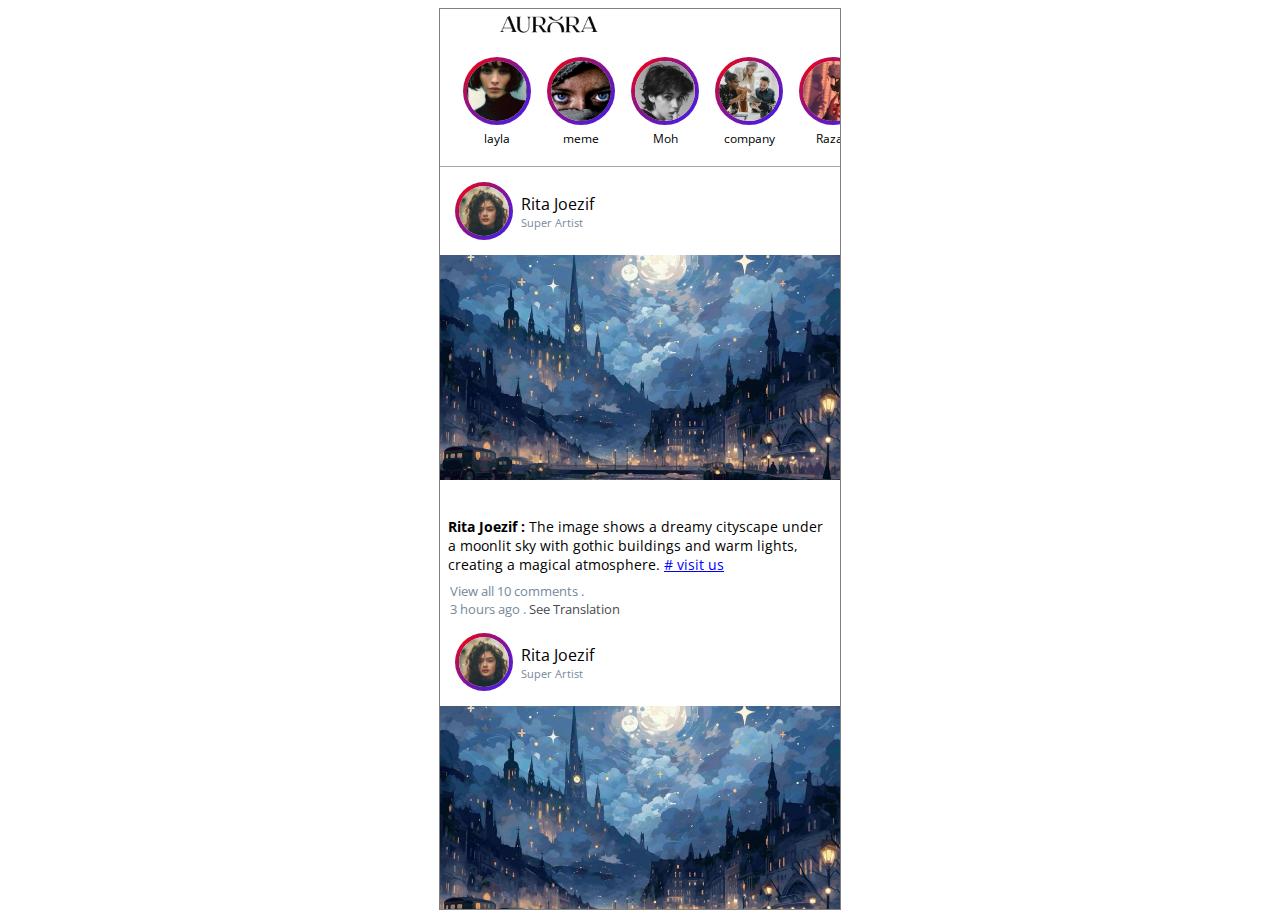
<file: index.html>
<!DOCTYPE html>
<html lang="en">

<head>
    <meta charset="UTF-8">
    <meta name="viewport" content="width=device-width, initial-scale=1.0">
    <title>Document</title>
    <link rel="stylesheet" href="style.css">
    <link rel="stylesheet" href="https://cdnjs.cloudflare.com/ajax/libs/font-awesome/6.6.0/css/all.min.css"
        integrity="sha512-Kc323vGBEqzTmouAECnVceyQqyqdsSiqLQISBL29aUW4U/M7pSPA/gEUZQqv1cwx4OnYxTxve5UMg5GT6L4JJg=="
        crossorigin="anonymous" referrerpolicy="no-referrer" />
</head>

<body>
    <div class="container">
        <nav>
            <img src="images/logo.png" alt="" height="30px">

            <ul class="right">
                <li><i class="fa-regular fa-square-plus"></i></li>
                <li><i class="fa-regular fa-heart"></i></li>
                <li><i class="fa-regular fa-paper-plane"></i></li>
            </ul>
        </nav>

        <section class="scroll">
            <div class="story">
                <img src="images/1.jpg" alt="" width="60px" height="60px">
                <p class="persoName">layla</p>
            </div>

            <div class="story">
                <img src="images/2.jpg" alt="" width="60px" height="60px">
                <p class="persoName">meme</p>
            </div>

            <div class="story">
                <img src="images/3.jpg" alt="" width="60px" height="60px">
                <p class="persoName">Moh</p>
            </div>

            <div class="story">
                <img src="images/4.jpg" alt="" width="60px" height="60px">
                <p class="persoName">company</p>
            </div>

            <div class="story">
                <img src="images/5.jpg" alt="" width="60px" height="60px">
                <p class="persoName">Razan</p>
            </div>

            <div class="story">
                <img src="images/6.jpg" alt="" width="60px" height="60px">
                <p class="persoName">jooo</p>
            </div>

            <div class="story">
                <img src="images/7.jpg" alt="" width="60px" height="60px">
                <p class="persoName">Neveen</p>
            </div>

            <div class="story">
                <img src="images/8.jpg" alt="" width="60px" height="60px">
                <p class="persoName">khaled</p>
            </div>

            <div class="story">
                <img src="images/9.jpg" alt="" width="60px" height="60px">
                <p class="persoName">Jasmine</p>
            </div>

            <div class="story">
                <img src="images/10.jpg" alt="" width="60px" height="60px">
                <p class="persoName">peeryy</p>
            </div>
        </section>

        <main class="list" id="posts-list">

            <!-- <div class="post">
                <header>
                    <div class="tittle">
                        <img src="images/person1.jpg" alt="" height="50px" width="50px">
                        <div class="sub-tittle">
                            <span class="name">Rita Joezif</span>
                            <span class="sub">Super Artist</span>
                        </div>
                    </div>
                    <i class="fa-solid fa-ellipsis-vertical"></i>
                </header>

                <div class="content">
                    <img src="images/post1.jpg" alt="">

                    <div class="under-photo">
                        <ul class="right">
                            <li><i class="fa-regular fa-heart"></i></li>
                            <li><i class="fa-regular fa-comment"></i></li>
                            <li><i class="fa-regular fa-paper-plane"></i></li>
                            <li><i class="fa-regular fa-bookmark"></i></li>

                        </ul>
                    </div>
                    <p class="userName"><b>Rita Joezif :&nbsp;</b>The image shows a dreamy cityscape under a moonlit
                        sky
                        with gothic buildings and warm lights, creating a magical atmosphere. <span class="hash">#
                            visit
                            us</span></p>
                    <p class="comments">View all 10 comments .</p>
                    <p class="comments">3 hours ago . <span>See Translation</span></p>
                </div>
            </div>

            <div class="post">
                <header>
                    <div class="tittle">
                        <img src="images/person2.jpg" alt="" height="50px" width="50px">
                        <div class="sub-tittle">
                            <span class="name">Ahmed Nader</span>
                            <span class="sub">intensivist Doctor</span>
                        </div>
                    </div>
                    <i class="fa-solid fa-ellipsis-vertical"></i>
                </header>

                <div class="content">
                    <img src="images/post2.jpg" alt="">

                    <div class="under-photo">
                        <ul class="right">
                            <li><i class="fa-regular fa-heart"></i></li>
                            <li><i class="fa-regular fa-comment"></i></li>
                            <li><i class="fa-regular fa-paper-plane"></i></li>
                            <li><i class="fa-regular fa-bookmark"></i></li>

                        </ul>
                    </div>
                    <p class="userName"><b>Dr. Ahmed Nader :&nbsp;</b>My name is Dr. Ahmed Nader, and I specialize in
                        critical care medicine. my focus is on providing advanced life support and managing critically
                        ill patients to ensure the best possible
                        outcomes. <span class="hash"># visit us</span></p>
                    <p class="comments">View all 10 comments .</p>
                    <p class="comments">3 hours ago . <span>See Translation</span></p>
                </div>
            </div>

            <div class="post">
                <header>
                    <div class="tittle">
                        <img src="images/person3.jpg" alt="" height="50px" width="50px">
                        <div class="sub-tittle">
                            <span class="name">Layla Farouq</span>
                            <span class="sub">photographer</span>
                        </div>
                    </div>
                    <i class="fa-solid fa-ellipsis-vertical"></i>
                </header>

                <div class="content">
                    <img src="images/post3.jpg" alt="">

                    <div class="under-photo">
                        <ul class="right">
                            <li><i class="fa-regular fa-heart"></i></li>
                            <li><i class="fa-regular fa-comment"></i></li>
                            <li><i class="fa-regular fa-paper-plane"></i></li>
                            <li><i class="fa-regular fa-bookmark"></i></li>

                        </ul>
                    </div>
                    <p class="userName"><b>Layla Farouq :&nbsp;</b>I'm Layla, a professional photographer with a passion
                        for capturing life's most beautiful and candid moments. Through my lens, I aim to tell stories
                        and evoke emotions, focusing on everything from portrait photography to landscapes and events.
                        <span class="hash"># visit us</span>
                    </p>
                    <p class="comments">View all 10 comments .</p>
                    <p class="comments">3 hours ago . <span>See Translation</span></p>
                </div>

            </div>

            <div class="post">
                <header>
                    <div class="tittle">
                        <img src="images/person4.jpg" alt="" height="50px" width="50px">
                        <div class="sub-tittle">
                            <span class="name">Rana Ibrahim</span>
                            <span class="sub">Teacher</span>
                        </div>
                    </div>
                    <i class="fa-solid fa-ellipsis-vertical"></i>
                </header>

                <div class="content">
                    <img src="images/post4.jpg" alt="">

                    <div class="under-photo">
                        <ul class="right">
                            <li><i class="fa-regular fa-heart"></i></li>
                            <li><i class="fa-regular fa-comment"></i></li>
                            <li><i class="fa-regular fa-paper-plane"></i></li>
                            <li><i class="fa-regular fa-bookmark"></i></li>

                        </ul>
                    </div>
                    <p class="userName"><b>Rana Ibrahim :&nbsp;</b>Am a teacher who loves and cherishes every one of my
                        students. This picture captures a moment of joy and learning that we share in the classroom.
                        They inspire me daily, and I am proud to watch them grow and succeed with each passing day.</p>
                    <p class="comments">View all 10 comments .</p>
                    <p class="comments">3 hours ago . <span>See Translation</span></p>
                </div>
            </div> -->
        </main>

    </div>


    <script src="script.js"></script>
</body>

</html>
</file>
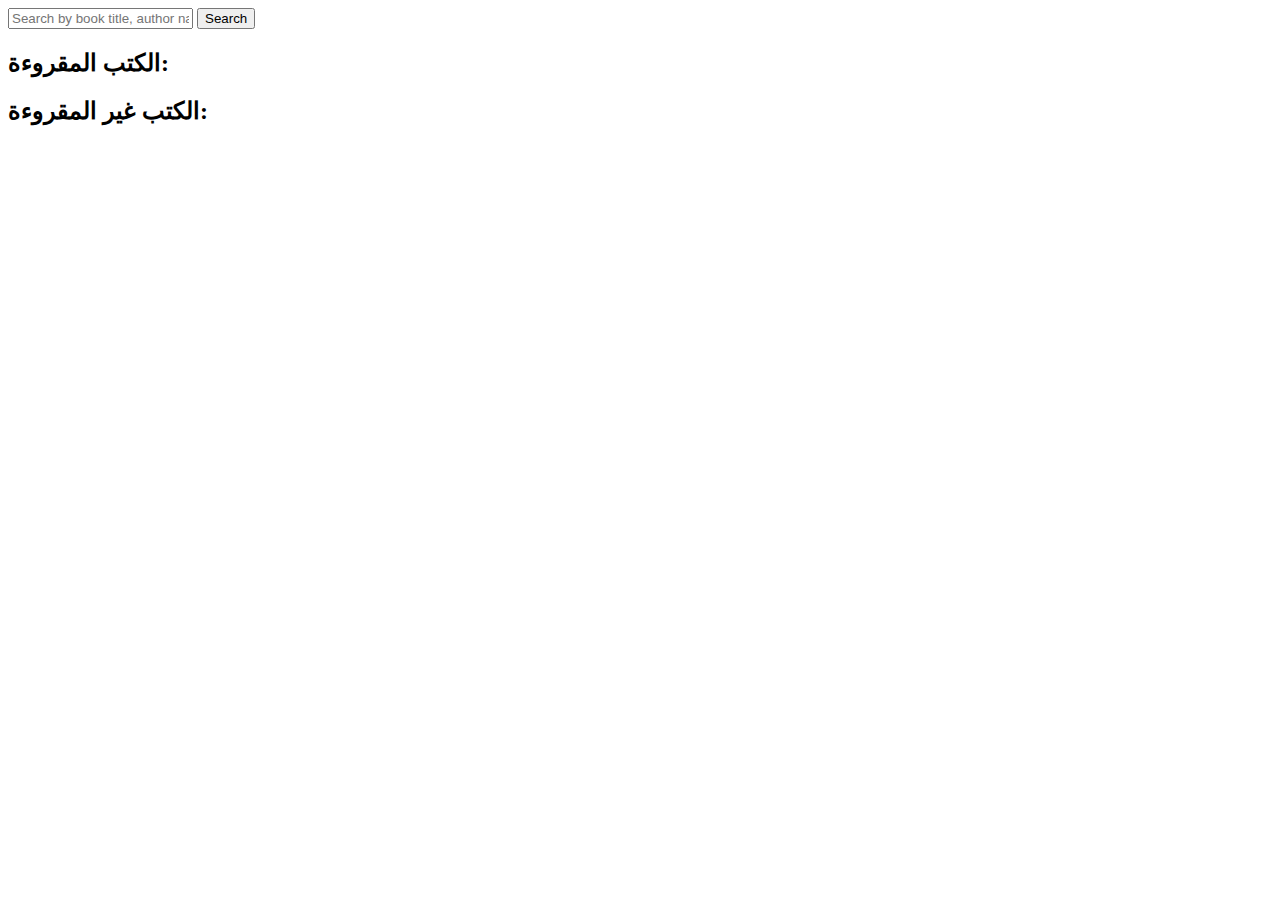
<file: API/index.html>
<!DOCTYPE html>
<html lang="ar">
<head>
    <meta charset="UTF-8">
    <meta name="viewport" content="width=device-width, initial-scale=1.0">
    <title>مكتبة الكتب</title>
    <style>
        /* بعض التنسيقات الأساسية */
        .book-card {
            border: 1px solid #ccc;
            padding: 10px;
            margin: 10px;
            display: inline-block;
        }
    </style>
</head>
<body>

    <div class="search-bar">
        <input type="text" class="search-input" placeholder="Search by book title, author name" />
        <button class="search-button">Search</button>
    </div>

    <div class="results">
        <h2>الكتب المقروءة:</h2>
        <div class="read-books"></div>
        
        <h2>الكتب غير المقروءة:</h2>
        <div class="unread-books"></div>
    </div>

    <script>
        // دالة لجلب البيانات من ملف db
        async function fetchBooks() {
            try {
                const response = await fetch('http://localhost:3000/books'); // تأكد من تعديل الرابط إلى المكان الصحيح
                const data = await response.json();
                return data.books; // استرجاع مصفوفة الكتب
            } catch (error) {
                console.error('Error fetching books:', error);
            }
        }

        // دالة لعرض الكتب المقروءة
        async function showReadBooks() {
            const books = await fetchBooks();
            const readBooksContainer = document.querySelector('.read-books');
            readBooksContainer.innerHTML = ''; // مسح المحتوى السابق

            const readBooks = books.filter(book => book.isReading === "true");
            readBooks.forEach(book => {
                readBooksContainer.innerHTML += `
                    <div class="book-card">
                        <h3>${book.title}</h3>
                        <p>المؤلف: ${book.author}</p>
                    </div>
                `;
            });
        }

        // دالة لعرض الكتب غير المقروءة
        async function showUnreadBooks() {
            const books = await fetchBooks();
            const unreadBooksContainer = document.querySelector('.unread-books');
            unreadBooksContainer.innerHTML = ''; // مسح المحتوى السابق

            const unreadBooks = books.filter(book => book.isReading === "false");
            unreadBooks.forEach(book => {
                unreadBooksContainer.innerHTML += `
                    <div class="book-card">
                        <h3>${book.title}</h3>
                        <p>المؤلف: ${book.author}</p>
                    </div>
                `;
            });
        }

        // دالة البحث
        document.querySelector('.search-button').addEventListener('click', async function() {
            const searchInput = document.querySelector('.search-input').value.toLowerCase();
            const books = await fetchBooks();
            const resultsContainer = document.querySelector('.results');
            resultsContainer.innerHTML = ''; // مسح المحتوى السابق

            const foundBooks = books.filter(book => 
                book.title.toLowerCase().includes(searchInput) || 
                book.author.toLowerCase().includes(searchInput)
            );

            if (foundBooks.length > 0) {
                foundBooks.forEach(book => {
                    resultsContainer.innerHTML += `
                        <div class="book-card">
                            <h3>${book.title}</h3>
                            <p>المؤلف: ${book.author}</p>
                        </div>
                    `;
                });
            } else {
                resultsContainer.innerHTML = '<p>لا توجد نتائج مطابقة.</p>';
            }
        });

        // استدعاء الدوال عند تحميل الصفحة
        window.onload = async () => {
            await showReadBooks();
            await showUnreadBooks();
        };
    </script>
</body>
</html>
</file>
<file: style.css>
@import url('https://fonts.googleapis.com/css2?family=Open+Sans:ital,wght@0,300..800;1,300..800&display=swap');
*{
    font-family: "Open Sans", sans-serif;
}
.container {
    width: 400px;
    height: 100vh;
    display: flex;
    flex-direction: column;
    margin: auto;
    border: 1px solid gray;
    position: relative;
}

.container nav {
    display: flex;
    justify-content: space-around;
    align-items: center;
}

.right {
    display: flex;
    flex-direction: row;
    gap: 12px;
    list-style: none;
}
ul li i {
    font-size: 20px;
}

.container .scroll{
    display: flex;
    flex-direction: row;
    padding: 8px 15px 30px 15px;
    border-bottom: 1px solid rgb(169, 168, 168);
    overflow: hidden;

}
.container .scroll .story{
    text-align: center;
    padding: 8px;

}
.container .scroll img{
    object-fit: cover;
    margin: 0%;
    border-radius: 50%;
    border: double 4px transparent;
    background-image: linear-gradient(white, white), radial-gradient(circle at top left, #f00,#3020ff);
    background-origin: border-box;
    background-clip: padding-box, border-box;
    
}
.container .scroll p{
    margin: 0%;
    font-size: 12px;
}


/* main */
header {
    display: flex;
    justify-content: space-between;
    padding: 15px 15px 15px 15px;
    align-items: center;

}
.list{
    height: 100%;
    overflow: auto;
}

.list header .tittle {
    display: flex;
    align-items: center;

}

.list header .tittle img {
    border-radius: 50%;
    border: double 4px transparent;
    background-image: linear-gradient(white, white), radial-gradient(circle at top left, #f00,#3020ff);
    background-origin: border-box;
    background-clip: padding-box, border-box;
    object-fit: cover;
}

.list header .sub-tittle {
    display: flex;
    flex-direction: column;
    margin-left: 8px;

}
.list header .sub-tittle .name{
    font-size: 16px;
}
.list header .sub-tittle .sub{
    color: lightslategray;
    font-size: 11px;
}
header i {
    font-size: 20px;
    cursor: pointer;

}


/* content */

.list .content img{
    width: 100%;
}
.list .content .under-photo .right li:last-child{
    margin-left: auto;
}
.list .content .under-photo .right{
    padding: 0 10px;

}
.list .content p.userName{
    margin-bottom: 8px;
}
.list .content p{
    font-size: 14px;
    padding: 0 8px;
}
.list .content p span.hash{
    text-decoration: underline;
    color: blue;
}
.list .content p.comments{
    padding: 0 10px;
    color: lightslategray;
    margin: 0;
    font-size: 13px;
}
.list .content p.comments span{
    color: rgb(71, 74, 78);

}














/* custom scrollbar */
::-webkit-scrollbar {
    width: 10px;
}
::-webkit-scrollbar-track {
    background-color: transparent;
}

::-webkit-scrollbar-thumb {
    background-color: #c3c8ca;
    border-radius: 20px;
    border: 2px solid transparent;
    background-clip: content-box;
}

::-webkit-scrollbar-thumb:hover {
    background-color: #959c9d;
}
</file>
